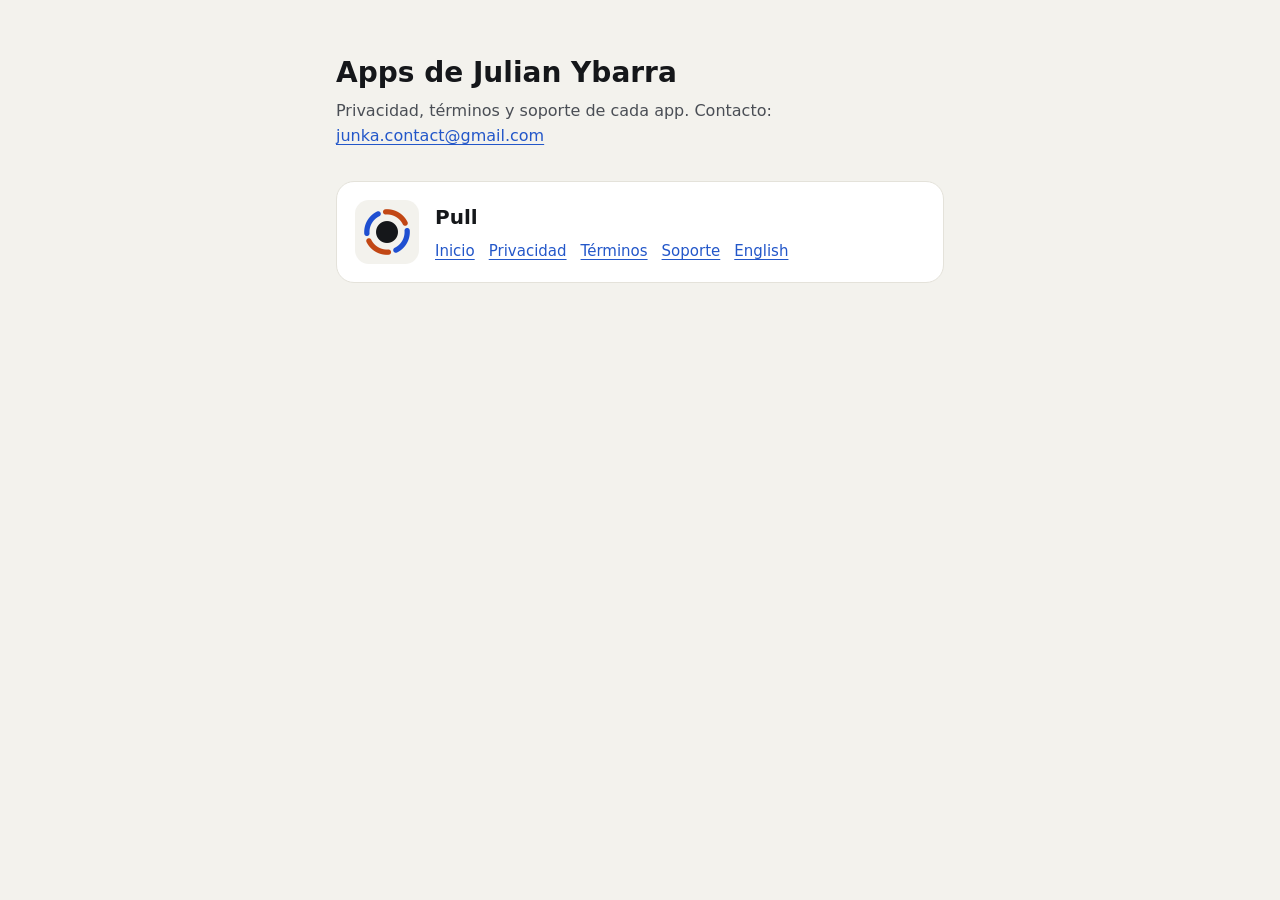
<file: index.html>
<!doctype html>
<html lang="es">
<head>
<meta charset="utf-8">
<meta name="viewport" content="width=device-width, initial-scale=1">
<title>Apps de Julian Ybarra</title>
<meta name="description" content="Políticas de privacidad, términos y soporte de las apps de Julian Ybarra.">
<link rel="icon" type="image/png" href="pull/assets/favicon.png">
<style>
  :root { --bg: #F3F2ED; --sheet: #FFFFFF; --fg: #15171A; --fg2: #4A4E55; --rule: #E4E2DA; --link: #2357C9; color-scheme: light; }
  @media (prefers-color-scheme: dark) { :root { --bg: #0F1012; --sheet: #191B1E; --fg: #F3F4F5; --fg2: #B4BAC1; --rule: #2A2D31; --link: #86A8F2; color-scheme: dark; } }
  * { box-sizing: border-box; }
  body { margin: 0; background: var(--bg); color: var(--fg); font: 16px/1.6 ui-sans-serif, system-ui, -apple-system, "Segoe UI", Roboto, sans-serif; }
  main { max-width: 640px; margin: 0 auto; padding: 56px 16px; }
  h1 { font-size: 28px; line-height: 1.2; margin: 0; }
  p { color: var(--fg2); margin: 8px 0 0; }
  a { color: var(--link); text-underline-offset: 3px; }
  .app { display: flex; gap: 16px; align-items: center; margin-top: 32px; background: var(--sheet); border: 1px solid var(--rule); border-radius: 18px; padding: 18px; }
  .app img { border-radius: 14px; flex: none; }
  .app h2 { margin: 0; font-size: 20px; }
  .links { display: flex; flex-wrap: wrap; gap: 4px 14px; margin-top: 6px; font-size: 15px; }
</style>
</head>
<body>
<main>
  <h1>Apps de Julian Ybarra</h1>
  <p>Privacidad, términos y soporte de cada app. Contacto: <a href="mailto:junka.contact@gmail.com">junka.contact@gmail.com</a></p>
  <div class="app">
    <img src="pull/assets/icon.png" alt="" width="64" height="64">
    <div>
      <h2>Pull</h2>
      <div class="links"><a href="pull/">Inicio</a><a href="pull/privacy/">Privacidad</a><a href="pull/terms/">Términos</a><a href="pull/support/">Soporte</a><a href="pull/en/" lang="en">English</a></div>
    </div>
  </div>
</main>
</body>
</html>
</file>
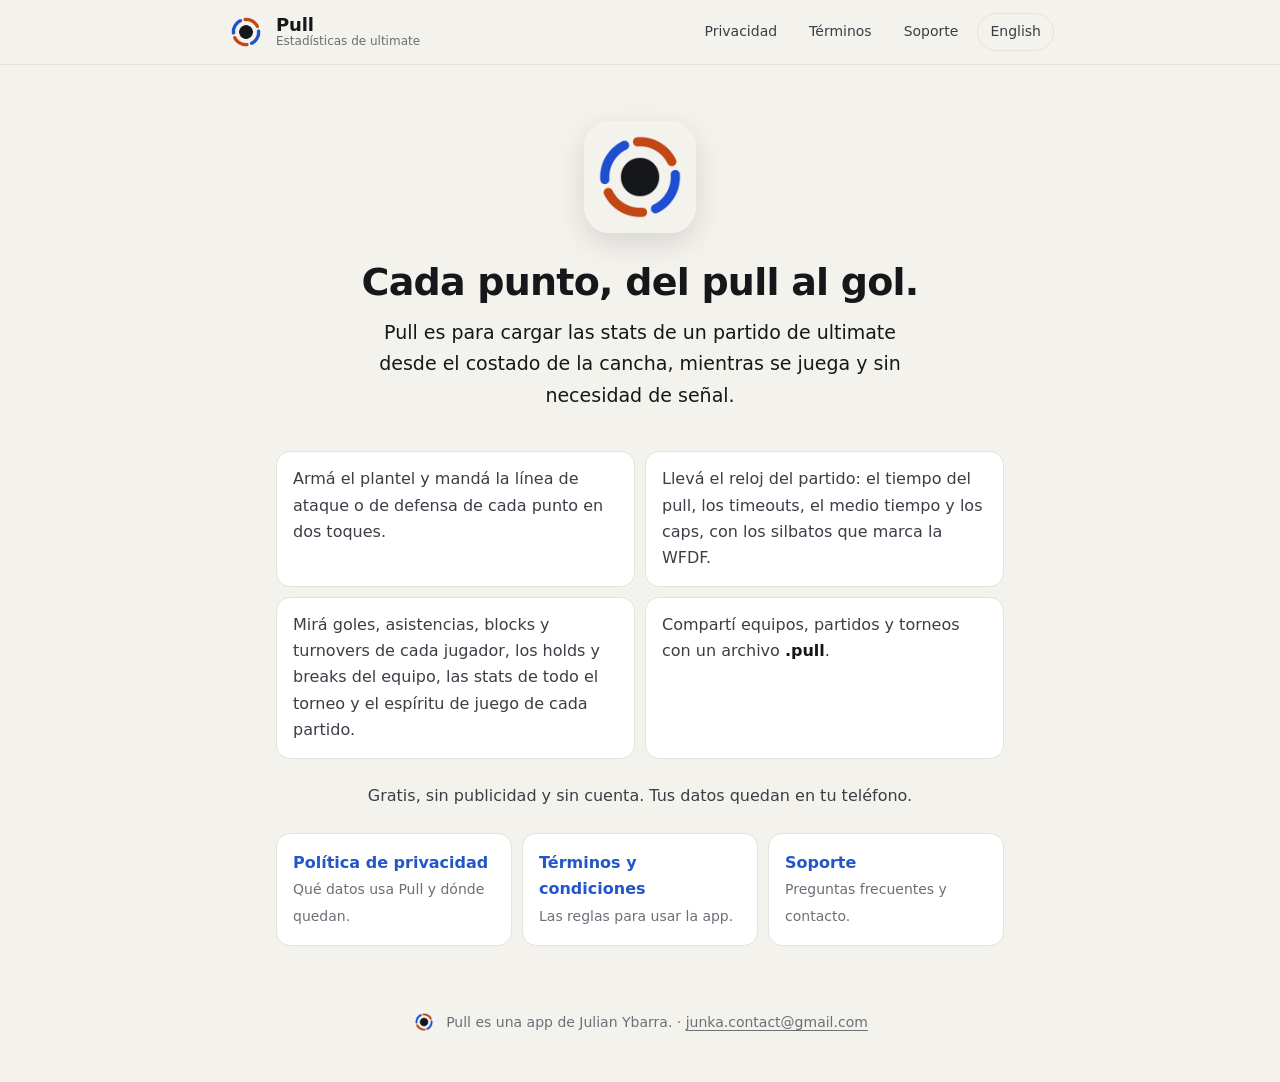
<file: pull/index.html>
<!doctype html>
<html lang="es">
<head>
<meta charset="utf-8">
<meta name="viewport" content="width=device-width, initial-scale=1">
<title>Pull: estadísticas de ultimate</title>
<meta name="description" content="Pull registra partidos, líneas y estadísticas de ultimate frisbee desde el costado de la cancha.">
<link rel="icon" type="image/png" href="assets/favicon.png">
<link rel="stylesheet" href="assets/site.css">
</head>
<body>
<header class="top">
  <div class="bar">
    <a class="brand" href="./"><img src="assets/icon.png" alt="" width="40" height="40"><span><b>Pull</b><small>Estadísticas de ultimate</small></span></a>
    <nav><a href="privacy/">Privacidad</a><a href="terms/">Términos</a><a href="support/">Soporte</a><a class="lang" href="en/" hreflang="en">English</a></nav>
  </div>
</header>
<main class="home">
<section class="hero"><img src="assets/icon.png" alt="Pull" width="112" height="112">
<h1>Cada punto, del pull al gol.</h1>
<p class="lead">Pull es para cargar las stats de un partido de ultimate desde el costado de la cancha, mientras se juega y sin necesidad de señal.</p>
</section>
<ul class="features">
<li>Armá el plantel y mandá la línea de ataque o de defensa de cada punto en dos toques.</li>
<li>Llevá el reloj del partido: el tiempo del pull, los timeouts, el medio tiempo y los caps, con los silbatos que marca la WFDF.</li>
<li>Mirá goles, asistencias, blocks y turnovers de cada jugador, los holds y breaks del equipo, las stats de todo el torneo y el espíritu de juego de cada partido.</li>
<li>Compartí equipos, partidos y torneos con un archivo <strong>.pull</strong>.</li>
</ul>
<p class="note">Gratis, sin publicidad y sin cuenta. Tus datos quedan en tu teléfono.</p>
<div class="cards"><a href="privacy/"><b>Política de privacidad</b><span>Qué datos usa Pull y dónde quedan.</span></a><a href="terms/"><b>Términos y condiciones</b><span>Las reglas para usar la app.</span></a><a href="support/"><b>Soporte</b><span>Preguntas frecuentes y contacto.</span></a></div>
</main>
<footer>
  <img src="assets/icon.png" alt="" width="24" height="24">
  <p>Pull es una app de Julian Ybarra. · <a href="mailto:junka.contact@gmail.com">junka.contact@gmail.com</a></p>
</footer>
</body>
</html>
</file>
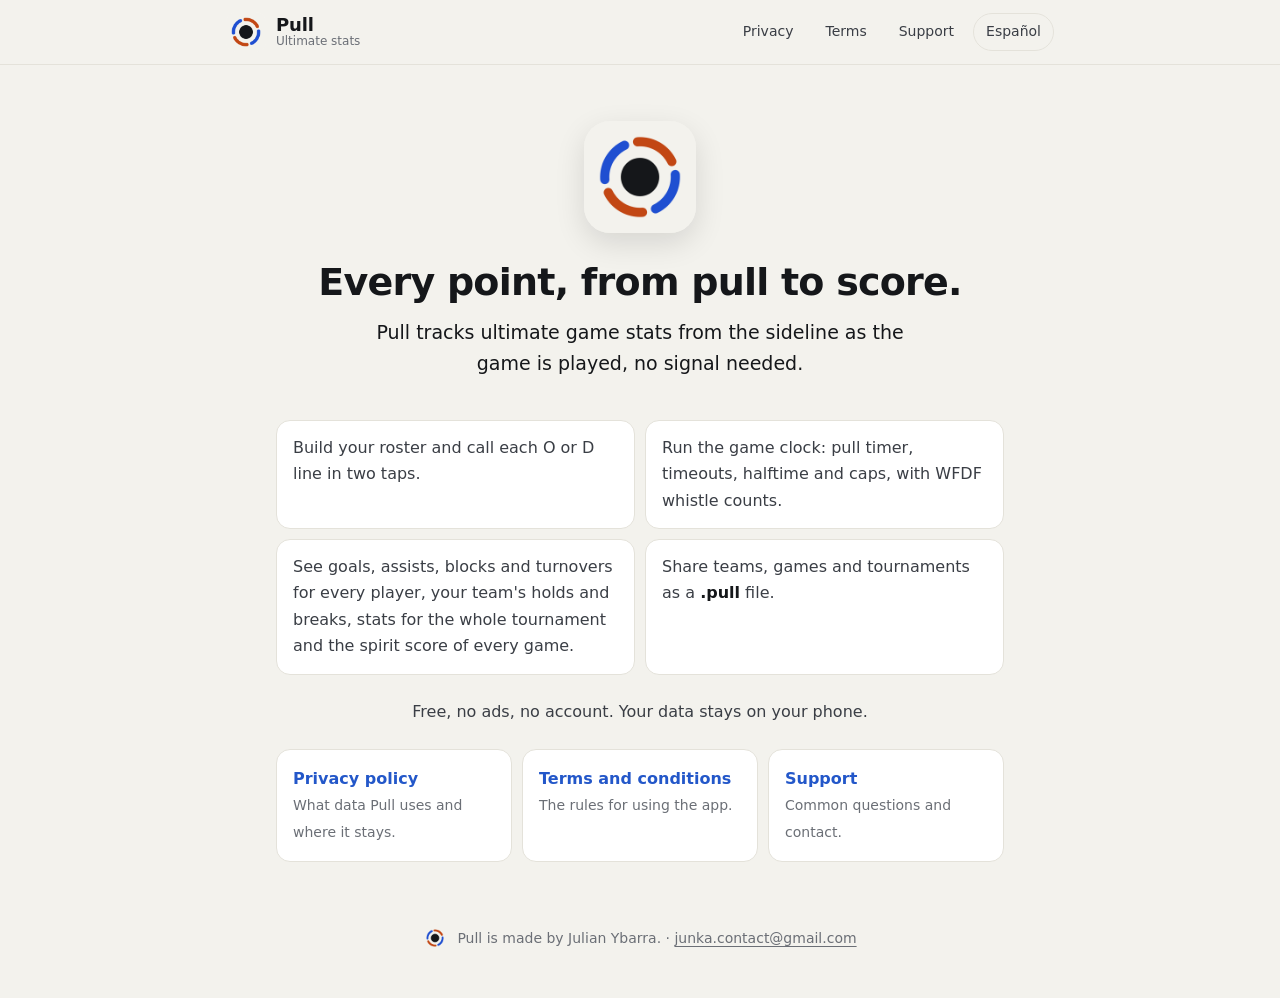
<file: pull/en/index.html>
<!doctype html>
<html lang="en">
<head>
<meta charset="utf-8">
<meta name="viewport" content="width=device-width, initial-scale=1">
<title>Pull: ultimate stats</title>
<meta name="description" content="Pull tracks ultimate frisbee games, lines and stats from the sideline.">
<link rel="icon" type="image/png" href="../assets/favicon.png">
<link rel="stylesheet" href="../assets/site.css">
</head>
<body>
<header class="top">
  <div class="bar">
    <a class="brand" href="./"><img src="../assets/icon.png" alt="" width="40" height="40"><span><b>Pull</b><small>Ultimate stats</small></span></a>
    <nav><a href="privacy/">Privacy</a><a href="terms/">Terms</a><a href="support/">Support</a><a class="lang" href="../" hreflang="es">Español</a></nav>
  </div>
</header>
<main class="home">
<section class="hero"><img src="../assets/icon.png" alt="Pull" width="112" height="112">
<h1>Every point, from pull to score.</h1>
<p class="lead">Pull tracks ultimate game stats from the sideline as the game is played, no signal needed.</p>
</section>
<ul class="features">
<li>Build your roster and call each O or D line in two taps.</li>
<li>Run the game clock: pull timer, timeouts, halftime and caps, with WFDF whistle counts.</li>
<li>See goals, assists, blocks and turnovers for every player, your team's holds and breaks, stats for the whole tournament and the spirit score of every game.</li>
<li>Share teams, games and tournaments as a <strong>.pull</strong> file.</li>
</ul>
<p class="note">Free, no ads, no account. Your data stays on your phone.</p>
<div class="cards"><a href="privacy/"><b>Privacy policy</b><span>What data Pull uses and where it stays.</span></a><a href="terms/"><b>Terms and conditions</b><span>The rules for using the app.</span></a><a href="support/"><b>Support</b><span>Common questions and contact.</span></a></div>
</main>
<footer>
  <img src="../assets/icon.png" alt="" width="24" height="24">
  <p>Pull is made by Julian Ybarra. · <a href="mailto:junka.contact@gmail.com">junka.contact@gmail.com</a></p>
</footer>
</body>
</html>
</file>
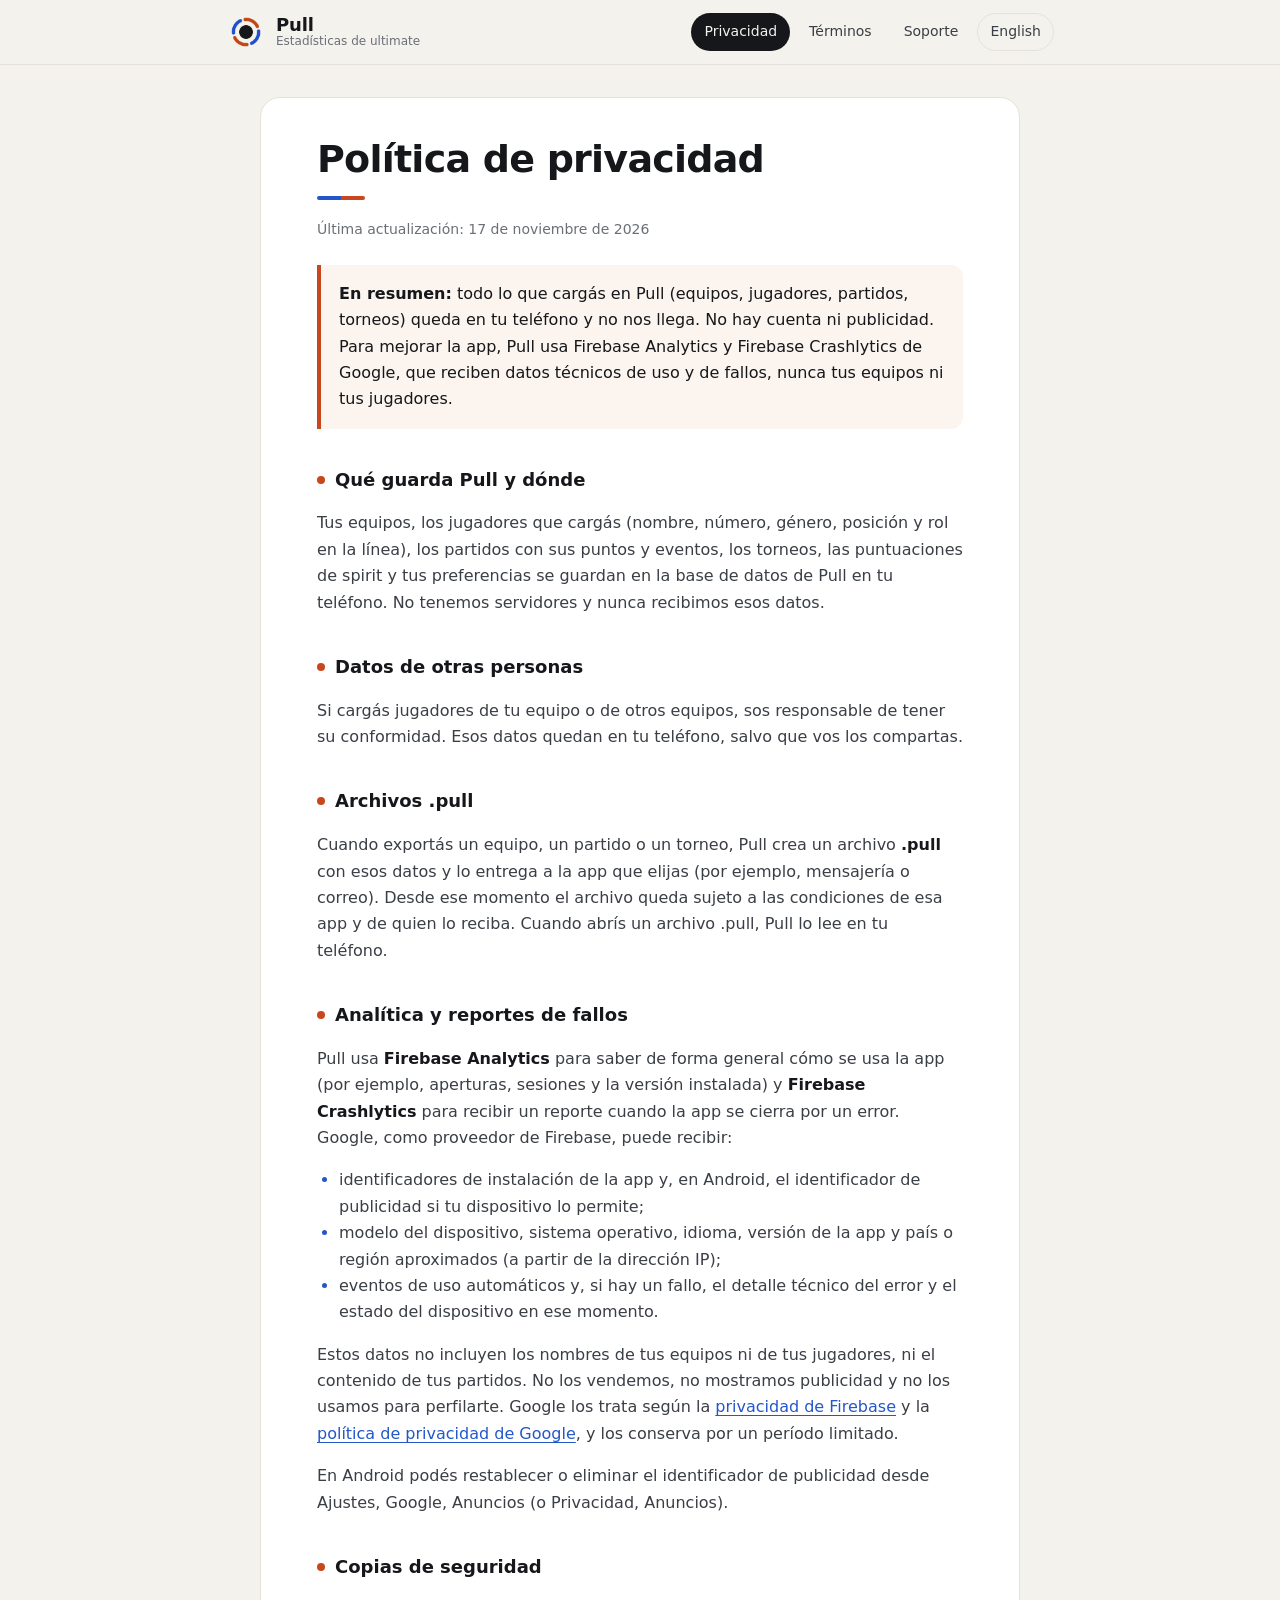
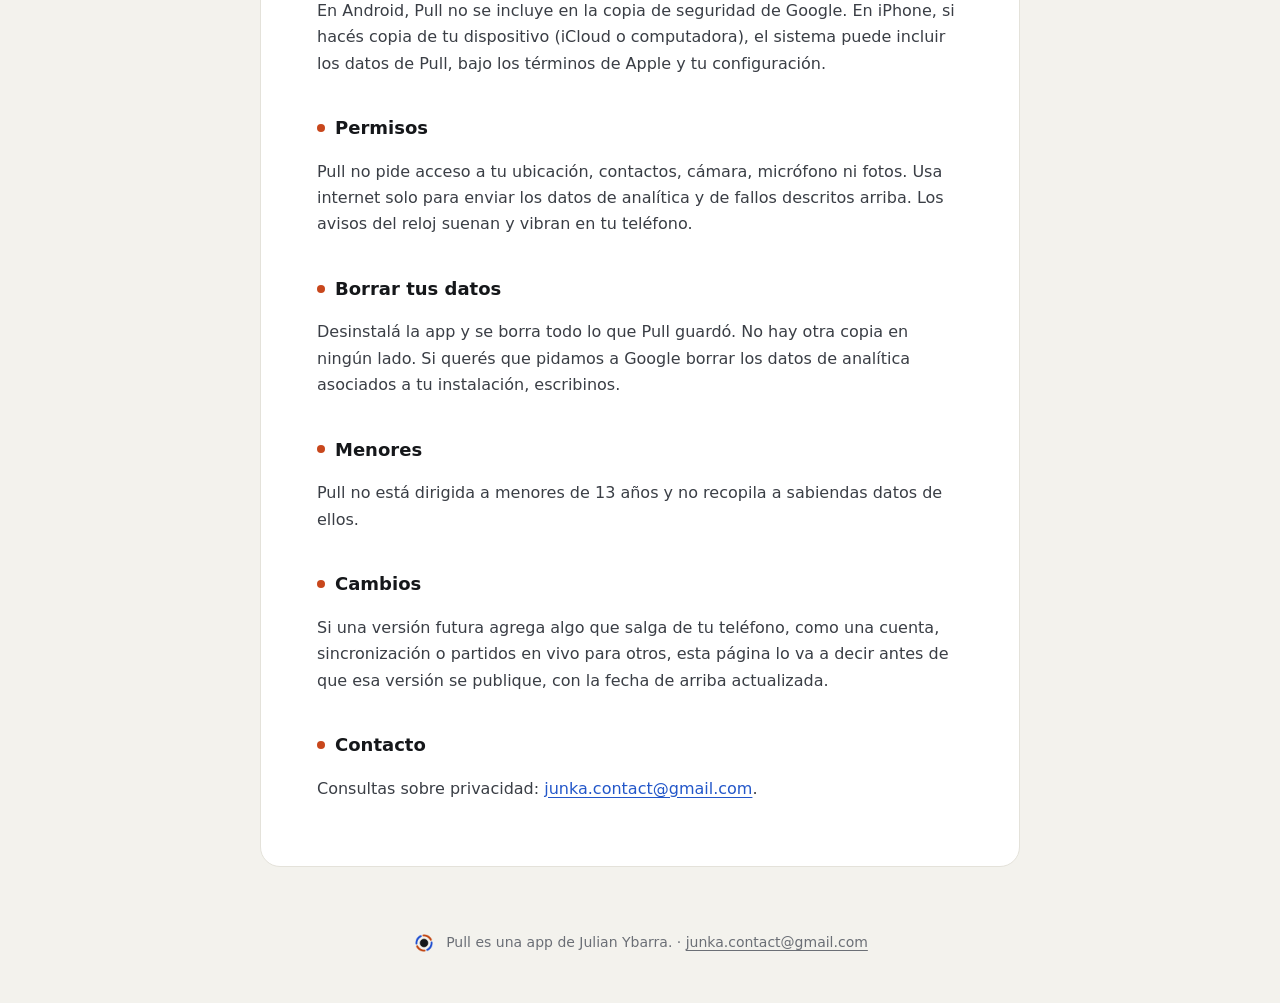
<file: pull/privacy/index.html>
<!doctype html>
<html lang="es">
<head>
<meta charset="utf-8">
<meta name="viewport" content="width=device-width, initial-scale=1">
<title>Política de privacidad · Pull</title>
<meta name="description" content="Pull guarda tus equipos y partidos en tu teléfono. Solo envía datos técnicos de uso y de fallos a Firebase.">
<link rel="icon" type="image/png" href="../assets/favicon.png">
<link rel="stylesheet" href="../assets/site.css">
</head>
<body>
<header class="top">
  <div class="bar">
    <a class="brand" href="../"><img src="../assets/icon.png" alt="" width="40" height="40"><span><b>Pull</b><small>Estadísticas de ultimate</small></span></a>
    <nav><a href="../privacy/" aria-current="page">Privacidad</a><a href="../terms/">Términos</a><a href="../support/">Soporte</a><a class="lang" href="../en/privacy/" hreflang="en">English</a></nav>
  </div>
</header>
<main class="doc">
<h1>Política de privacidad</h1>
<p class="meta">Última actualización: 17 de noviembre de 2026</p>
<div class="box"><p><strong>En resumen:</strong> todo lo que cargás en Pull (equipos, jugadores, partidos, torneos) queda en tu teléfono y no nos llega. No hay cuenta ni publicidad. Para mejorar la app, Pull usa Firebase Analytics y Firebase Crashlytics de Google, que reciben datos técnicos de uso y de fallos, nunca tus equipos ni tus jugadores.</p></div>
<h2>Qué guarda Pull y dónde</h2>
<p>Tus equipos, los jugadores que cargás (nombre, número, género, posición y rol en la línea), los partidos con sus puntos y eventos, los torneos, las puntuaciones de spirit y tus preferencias se guardan en la base de datos de Pull en tu teléfono. No tenemos servidores y nunca recibimos esos datos.</p>
<h2>Datos de otras personas</h2>
<p>Si cargás jugadores de tu equipo o de otros equipos, sos responsable de tener su conformidad. Esos datos quedan en tu teléfono, salvo que vos los compartas.</p>
<h2>Archivos .pull</h2>
<p>Cuando exportás un equipo, un partido o un torneo, Pull crea un archivo <strong>.pull</strong> con esos datos y lo entrega a la app que elijas (por ejemplo, mensajería o correo). Desde ese momento el archivo queda sujeto a las condiciones de esa app y de quien lo reciba. Cuando abrís un archivo .pull, Pull lo lee en tu teléfono.</p>
<h2>Analítica y reportes de fallos</h2>
<p>Pull usa <strong>Firebase Analytics</strong> para saber de forma general cómo se usa la app (por ejemplo, aperturas, sesiones y la versión instalada) y <strong>Firebase Crashlytics</strong> para recibir un reporte cuando la app se cierra por un error. Google, como proveedor de Firebase, puede recibir:</p>
<ul>
<li>identificadores de instalación de la app y, en Android, el identificador de publicidad si tu dispositivo lo permite;</li>
<li>modelo del dispositivo, sistema operativo, idioma, versión de la app y país o región aproximados (a partir de la dirección IP);</li>
<li>eventos de uso automáticos y, si hay un fallo, el detalle técnico del error y el estado del dispositivo en ese momento.</li>
</ul>
<p>Estos datos no incluyen los nombres de tus equipos ni de tus jugadores, ni el contenido de tus partidos. No los vendemos, no mostramos publicidad y no los usamos para perfilarte. Google los trata según la <a href="https://firebase.google.com/support/privacy">privacidad de Firebase</a> y la <a href="https://policies.google.com/privacy">política de privacidad de Google</a>, y los conserva por un período limitado.</p>
<p>En Android podés restablecer o eliminar el identificador de publicidad desde Ajustes, Google, Anuncios (o Privacidad, Anuncios).</p>
<h2>Copias de seguridad</h2>
<p>En Android, Pull no se incluye en la copia de seguridad de Google. En iPhone, si hacés copia de tu dispositivo (iCloud o computadora), el sistema puede incluir los datos de Pull, bajo los términos de Apple y tu configuración.</p>
<h2>Permisos</h2>
<p>Pull no pide acceso a tu ubicación, contactos, cámara, micrófono ni fotos. Usa internet solo para enviar los datos de analítica y de fallos descritos arriba. Los avisos del reloj suenan y vibran en tu teléfono.</p>
<h2>Borrar tus datos</h2>
<p>Desinstalá la app y se borra todo lo que Pull guardó. No hay otra copia en ningún lado. Si querés que pidamos a Google borrar los datos de analítica asociados a tu instalación, escribinos.</p>
<h2>Menores</h2>
<p>Pull no está dirigida a menores de 13 años y no recopila a sabiendas datos de ellos.</p>
<h2>Cambios</h2>
<p>Si una versión futura agrega algo que salga de tu teléfono, como una cuenta, sincronización o partidos en vivo para otros, esta página lo va a decir antes de que esa versión se publique, con la fecha de arriba actualizada.</p>
<h2>Contacto</h2>
<p>Consultas sobre privacidad: <a href="mailto:junka.contact@gmail.com">junka.contact@gmail.com</a>.</p>
</main>
<footer>
  <img src="../assets/icon.png" alt="" width="24" height="24">
  <p>Pull es una app de Julian Ybarra. · <a href="mailto:junka.contact@gmail.com">junka.contact@gmail.com</a></p>
</footer>
</body>
</html>
</file>
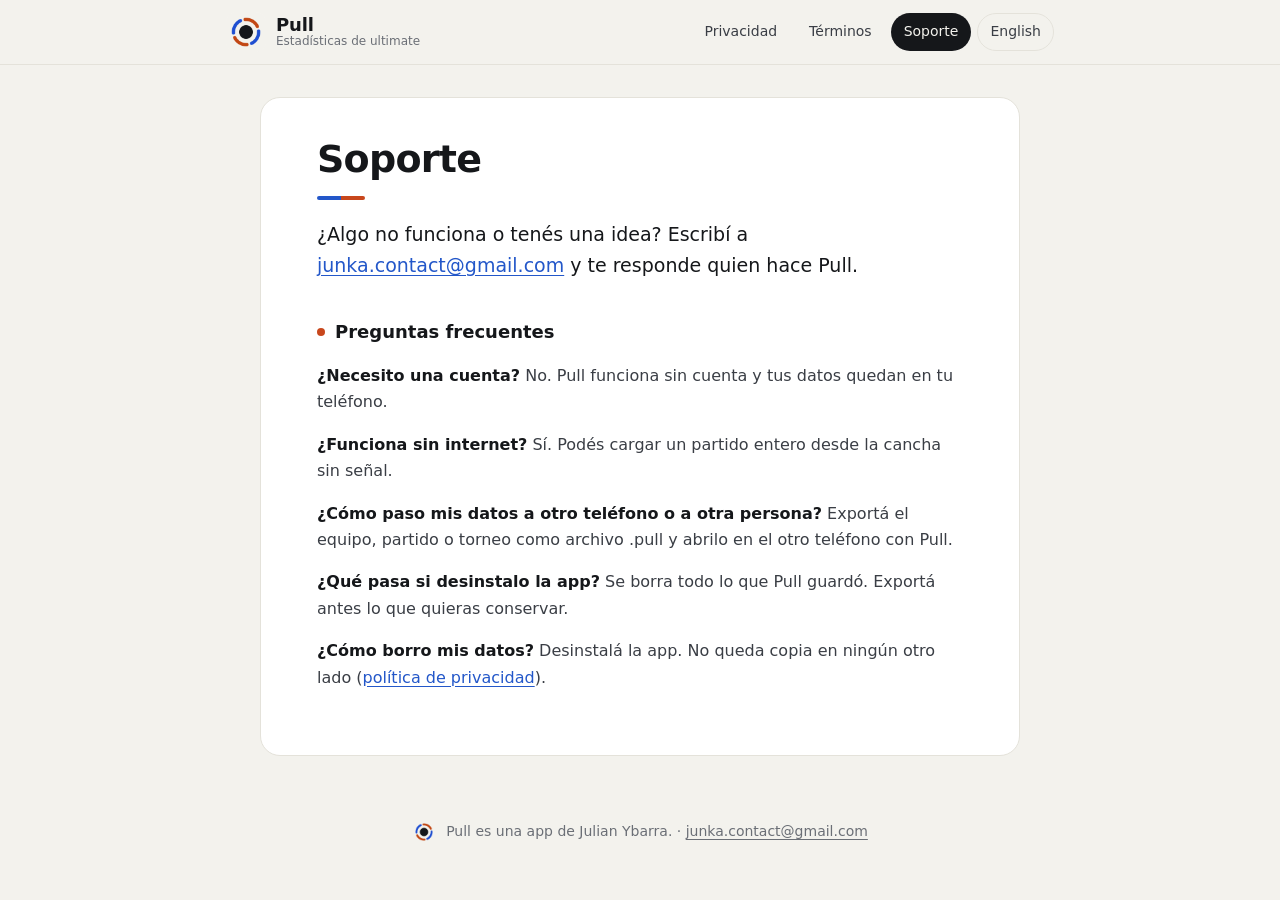
<file: pull/support/index.html>
<!doctype html>
<html lang="es">
<head>
<meta charset="utf-8">
<meta name="viewport" content="width=device-width, initial-scale=1">
<title>Soporte · Pull</title>
<meta name="description" content="Ayuda con Pull, la app de estadísticas de ultimate.">
<link rel="icon" type="image/png" href="../assets/favicon.png">
<link rel="stylesheet" href="../assets/site.css">
</head>
<body>
<header class="top">
  <div class="bar">
    <a class="brand" href="../"><img src="../assets/icon.png" alt="" width="40" height="40"><span><b>Pull</b><small>Estadísticas de ultimate</small></span></a>
    <nav><a href="../privacy/">Privacidad</a><a href="../terms/">Términos</a><a href="../support/" aria-current="page">Soporte</a><a class="lang" href="../en/support/" hreflang="en">English</a></nav>
  </div>
</header>
<main class="doc">
<h1>Soporte</h1>
<p class="lead">¿Algo no funciona o tenés una idea? Escribí a <a href="mailto:junka.contact@gmail.com">junka.contact@gmail.com</a> y te responde quien hace Pull.</p>
<h2>Preguntas frecuentes</h2>
<p><strong>¿Necesito una cuenta?</strong> No. Pull funciona sin cuenta y tus datos quedan en tu teléfono.</p>
<p><strong>¿Funciona sin internet?</strong> Sí. Podés cargar un partido entero desde la cancha sin señal.</p>
<p><strong>¿Cómo paso mis datos a otro teléfono o a otra persona?</strong> Exportá el equipo, partido o torneo como archivo .pull y abrilo en el otro teléfono con Pull.</p>
<p><strong>¿Qué pasa si desinstalo la app?</strong> Se borra todo lo que Pull guardó. Exportá antes lo que quieras conservar.</p>
<p><strong>¿Cómo borro mis datos?</strong> Desinstalá la app. No queda copia en ningún otro lado (<a href="../privacy/">política de privacidad</a>).</p>
</main>
<footer>
  <img src="../assets/icon.png" alt="" width="24" height="24">
  <p>Pull es una app de Julian Ybarra. · <a href="mailto:junka.contact@gmail.com">junka.contact@gmail.com</a></p>
</footer>
</body>
</html>
</file>
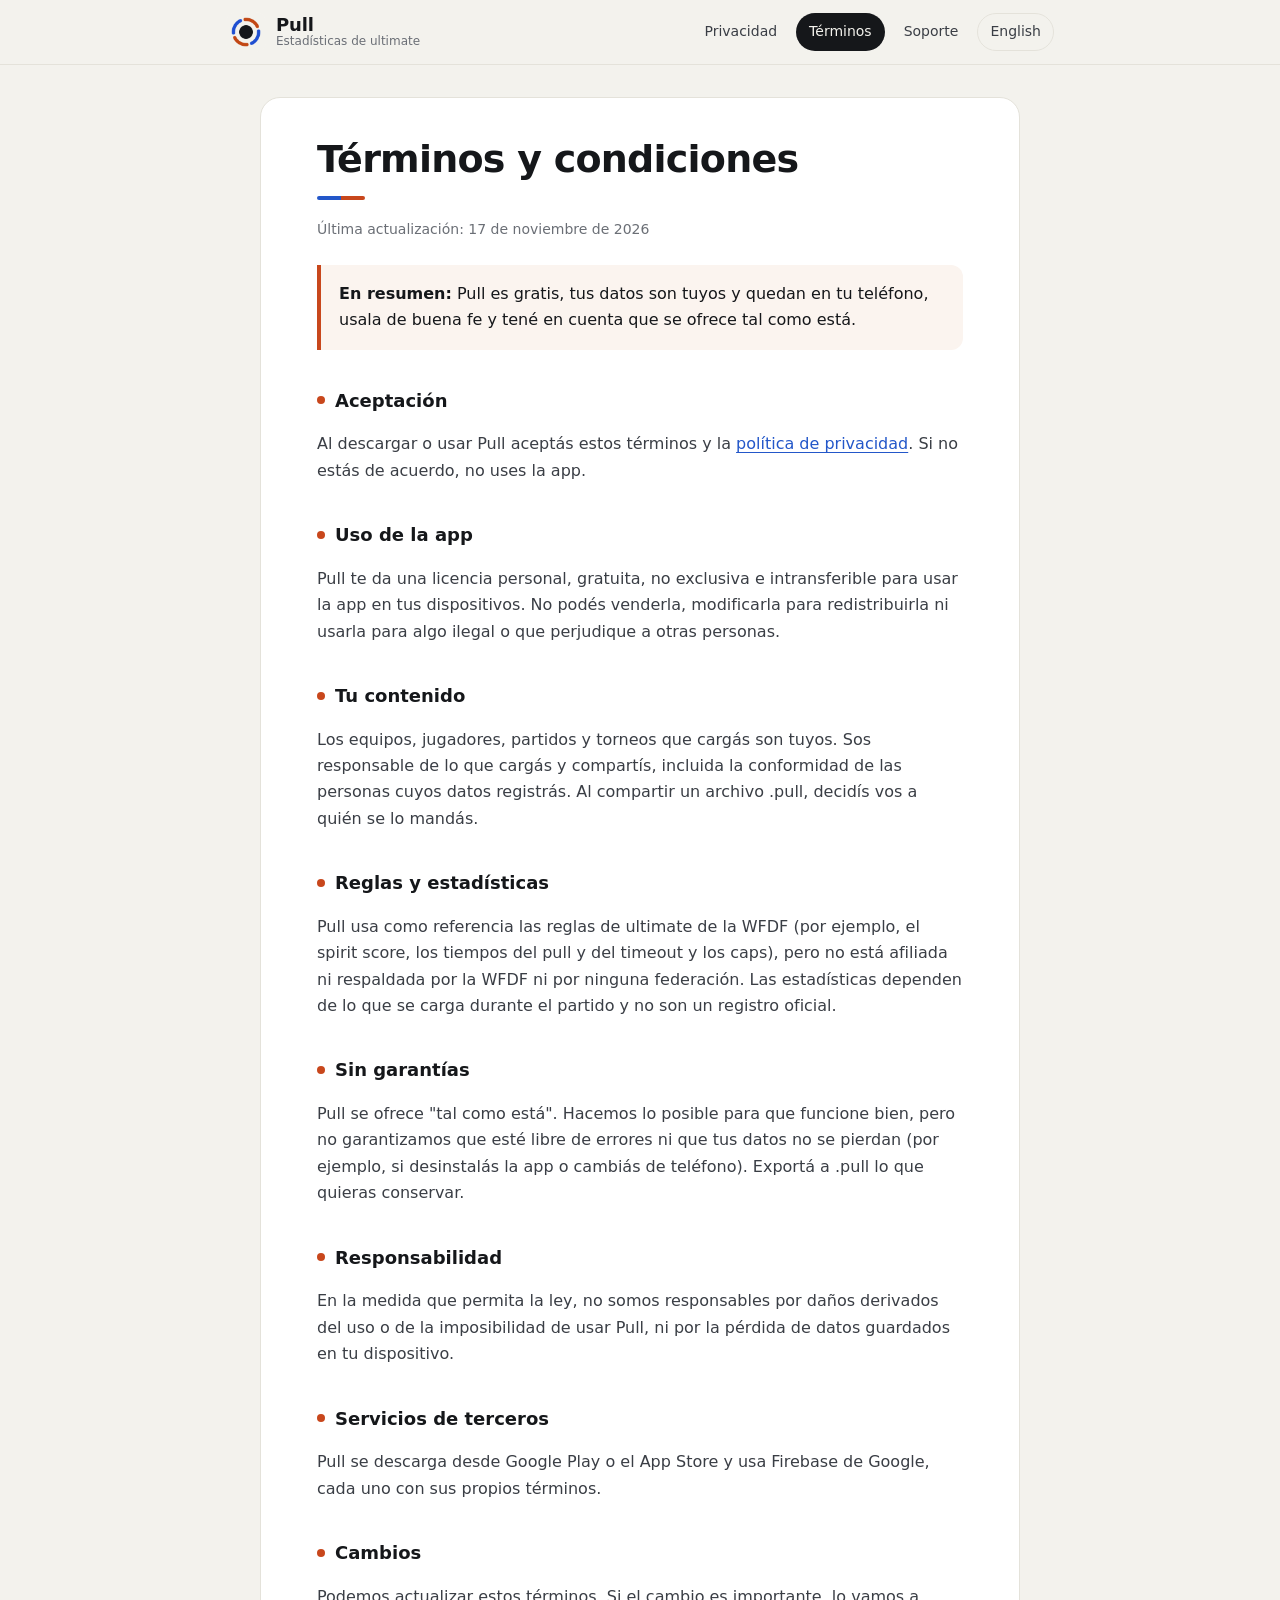
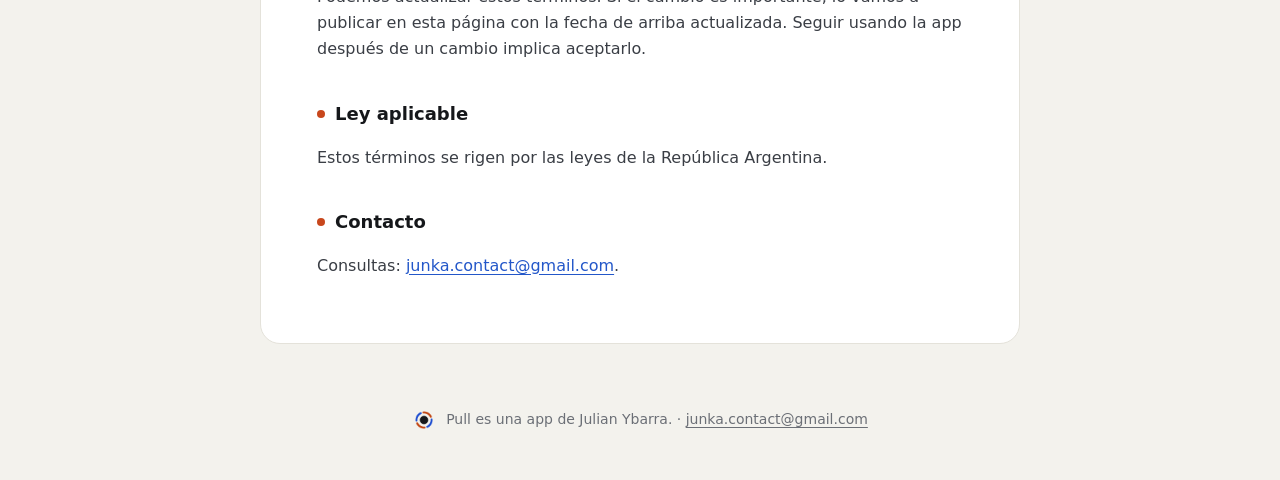
<file: pull/terms/index.html>
<!doctype html>
<html lang="es">
<head>
<meta charset="utf-8">
<meta name="viewport" content="width=device-width, initial-scale=1">
<title>Términos y condiciones · Pull</title>
<meta name="description" content="Términos y condiciones de uso de Pull.">
<link rel="icon" type="image/png" href="../assets/favicon.png">
<link rel="stylesheet" href="../assets/site.css">
</head>
<body>
<header class="top">
  <div class="bar">
    <a class="brand" href="../"><img src="../assets/icon.png" alt="" width="40" height="40"><span><b>Pull</b><small>Estadísticas de ultimate</small></span></a>
    <nav><a href="../privacy/">Privacidad</a><a href="../terms/" aria-current="page">Términos</a><a href="../support/">Soporte</a><a class="lang" href="../en/terms/" hreflang="en">English</a></nav>
  </div>
</header>
<main class="doc">
<h1>Términos y condiciones</h1>
<p class="meta">Última actualización: 17 de noviembre de 2026</p>
<div class="box"><p><strong>En resumen:</strong> Pull es gratis, tus datos son tuyos y quedan en tu teléfono, usala de buena fe y tené en cuenta que se ofrece tal como está.</p></div>
<h2>Aceptación</h2>
<p>Al descargar o usar Pull aceptás estos términos y la <a href="../privacy/">política de privacidad</a>. Si no estás de acuerdo, no uses la app.</p>
<h2>Uso de la app</h2>
<p>Pull te da una licencia personal, gratuita, no exclusiva e intransferible para usar la app en tus dispositivos. No podés venderla, modificarla para redistribuirla ni usarla para algo ilegal o que perjudique a otras personas.</p>
<h2>Tu contenido</h2>
<p>Los equipos, jugadores, partidos y torneos que cargás son tuyos. Sos responsable de lo que cargás y compartís, incluida la conformidad de las personas cuyos datos registrás. Al compartir un archivo .pull, decidís vos a quién se lo mandás.</p>
<h2>Reglas y estadísticas</h2>
<p>Pull usa como referencia las reglas de ultimate de la WFDF (por ejemplo, el spirit score, los tiempos del pull y del timeout y los caps), pero no está afiliada ni respaldada por la WFDF ni por ninguna federación. Las estadísticas dependen de lo que se carga durante el partido y no son un registro oficial.</p>
<h2>Sin garantías</h2>
<p>Pull se ofrece "tal como está". Hacemos lo posible para que funcione bien, pero no garantizamos que esté libre de errores ni que tus datos no se pierdan (por ejemplo, si desinstalás la app o cambiás de teléfono). Exportá a .pull lo que quieras conservar.</p>
<h2>Responsabilidad</h2>
<p>En la medida que permita la ley, no somos responsables por daños derivados del uso o de la imposibilidad de usar Pull, ni por la pérdida de datos guardados en tu dispositivo.</p>
<h2>Servicios de terceros</h2>
<p>Pull se descarga desde Google Play o el App Store y usa Firebase de Google, cada uno con sus propios términos.</p>
<h2>Cambios</h2>
<p>Podemos actualizar estos términos. Si el cambio es importante, lo vamos a publicar en esta página con la fecha de arriba actualizada. Seguir usando la app después de un cambio implica aceptarlo.</p>
<h2>Ley aplicable</h2>
<p>Estos términos se rigen por las leyes de la República Argentina.</p>
<h2>Contacto</h2>
<p>Consultas: <a href="mailto:junka.contact@gmail.com">junka.contact@gmail.com</a>.</p>
</main>
<footer>
  <img src="../assets/icon.png" alt="" width="24" height="24">
  <p>Pull es una app de Julian Ybarra. · <a href="mailto:junka.contact@gmail.com">junka.contact@gmail.com</a></p>
</footer>
</body>
</html>
</file>
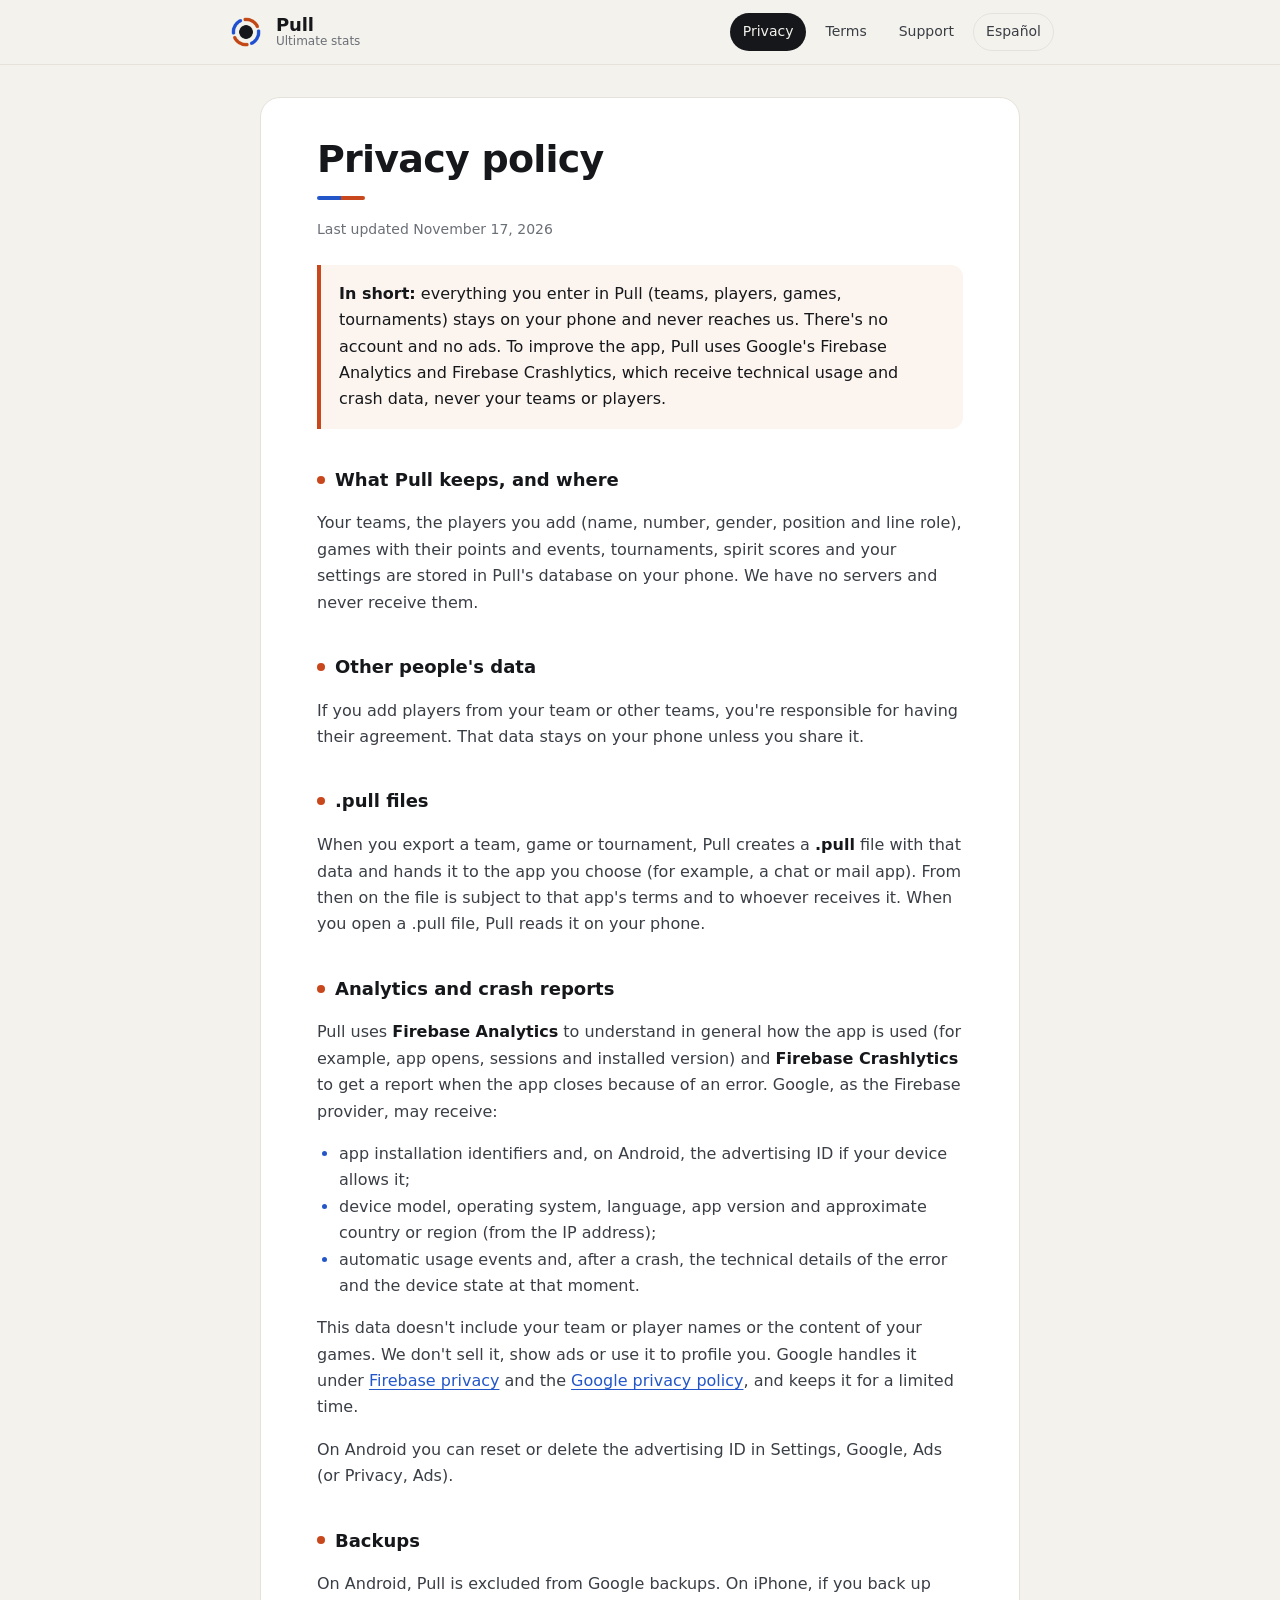
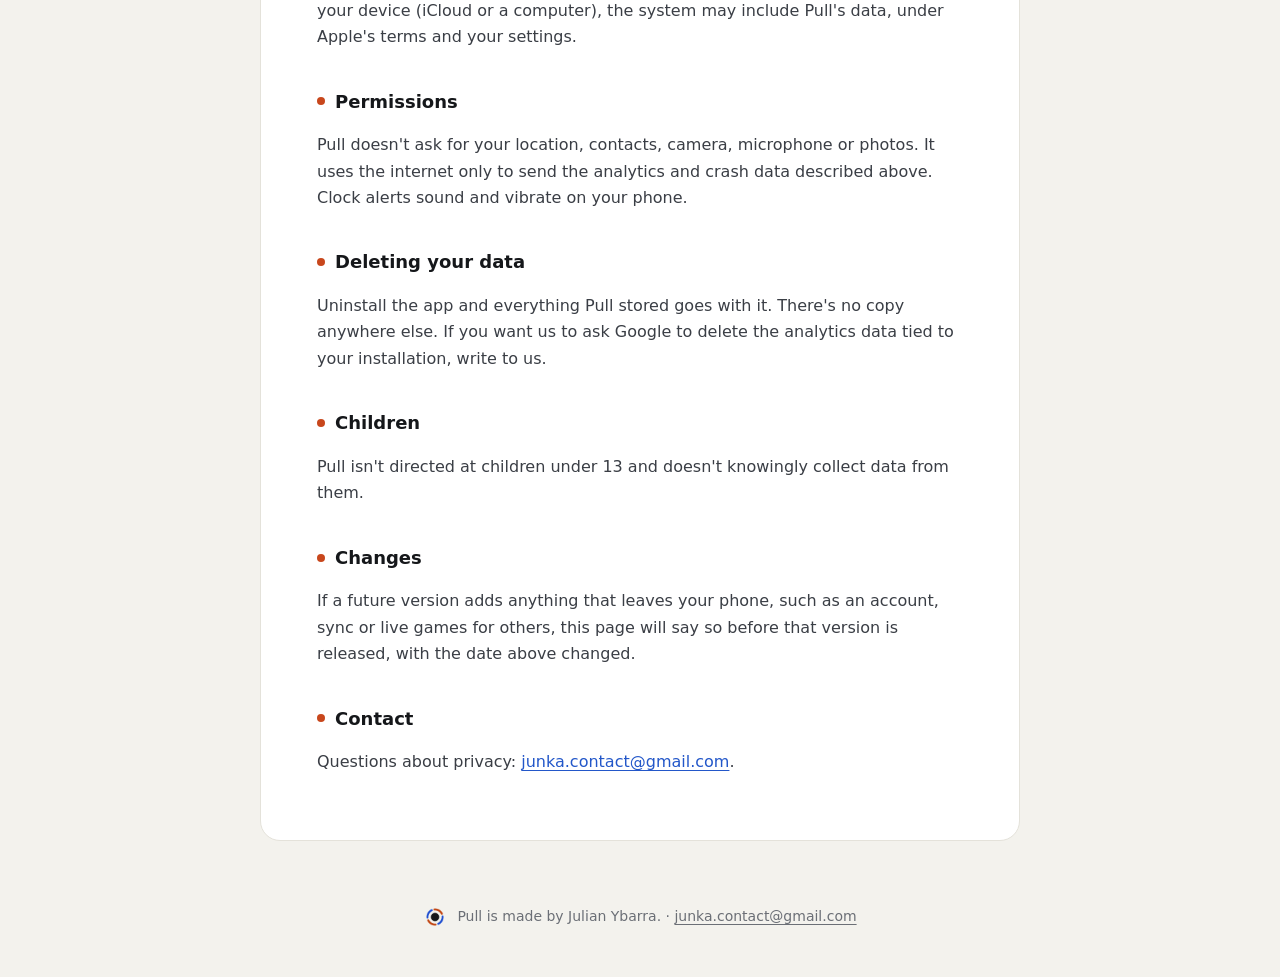
<file: pull/en/privacy/index.html>
<!doctype html>
<html lang="en">
<head>
<meta charset="utf-8">
<meta name="viewport" content="width=device-width, initial-scale=1">
<title>Privacy policy · Pull</title>
<meta name="description" content="Pull keeps your teams and games on your phone. It only sends technical usage and crash data to Firebase.">
<link rel="icon" type="image/png" href="../../assets/favicon.png">
<link rel="stylesheet" href="../../assets/site.css">
</head>
<body>
<header class="top">
  <div class="bar">
    <a class="brand" href="../"><img src="../../assets/icon.png" alt="" width="40" height="40"><span><b>Pull</b><small>Ultimate stats</small></span></a>
    <nav><a href="../privacy/" aria-current="page">Privacy</a><a href="../terms/">Terms</a><a href="../support/">Support</a><a class="lang" href="../../privacy/" hreflang="es">Español</a></nav>
  </div>
</header>
<main class="doc">
<h1>Privacy policy</h1>
<p class="meta">Last updated November 17, 2026</p>
<div class="box"><p><strong>In short:</strong> everything you enter in Pull (teams, players, games, tournaments) stays on your phone and never reaches us. There's no account and no ads. To improve the app, Pull uses Google's Firebase Analytics and Firebase Crashlytics, which receive technical usage and crash data, never your teams or players.</p></div>
<h2>What Pull keeps, and where</h2>
<p>Your teams, the players you add (name, number, gender, position and line role), games with their points and events, tournaments, spirit scores and your settings are stored in Pull's database on your phone. We have no servers and never receive them.</p>
<h2>Other people's data</h2>
<p>If you add players from your team or other teams, you're responsible for having their agreement. That data stays on your phone unless you share it.</p>
<h2>.pull files</h2>
<p>When you export a team, game or tournament, Pull creates a <strong>.pull</strong> file with that data and hands it to the app you choose (for example, a chat or mail app). From then on the file is subject to that app's terms and to whoever receives it. When you open a .pull file, Pull reads it on your phone.</p>
<h2>Analytics and crash reports</h2>
<p>Pull uses <strong>Firebase Analytics</strong> to understand in general how the app is used (for example, app opens, sessions and installed version) and <strong>Firebase Crashlytics</strong> to get a report when the app closes because of an error. Google, as the Firebase provider, may receive:</p>
<ul>
<li>app installation identifiers and, on Android, the advertising ID if your device allows it;</li>
<li>device model, operating system, language, app version and approximate country or region (from the IP address);</li>
<li>automatic usage events and, after a crash, the technical details of the error and the device state at that moment.</li>
</ul>
<p>This data doesn't include your team or player names or the content of your games. We don't sell it, show ads or use it to profile you. Google handles it under <a href="https://firebase.google.com/support/privacy">Firebase privacy</a> and the <a href="https://policies.google.com/privacy">Google privacy policy</a>, and keeps it for a limited time.</p>
<p>On Android you can reset or delete the advertising ID in Settings, Google, Ads (or Privacy, Ads).</p>
<h2>Backups</h2>
<p>On Android, Pull is excluded from Google backups. On iPhone, if you back up your device (iCloud or a computer), the system may include Pull's data, under Apple's terms and your settings.</p>
<h2>Permissions</h2>
<p>Pull doesn't ask for your location, contacts, camera, microphone or photos. It uses the internet only to send the analytics and crash data described above. Clock alerts sound and vibrate on your phone.</p>
<h2>Deleting your data</h2>
<p>Uninstall the app and everything Pull stored goes with it. There's no copy anywhere else. If you want us to ask Google to delete the analytics data tied to your installation, write to us.</p>
<h2>Children</h2>
<p>Pull isn't directed at children under 13 and doesn't knowingly collect data from them.</p>
<h2>Changes</h2>
<p>If a future version adds anything that leaves your phone, such as an account, sync or live games for others, this page will say so before that version is released, with the date above changed.</p>
<h2>Contact</h2>
<p>Questions about privacy: <a href="mailto:junka.contact@gmail.com">junka.contact@gmail.com</a>.</p>
</main>
<footer>
  <img src="../../assets/icon.png" alt="" width="24" height="24">
  <p>Pull is made by Julian Ybarra. · <a href="mailto:junka.contact@gmail.com">junka.contact@gmail.com</a></p>
</footer>
</body>
</html>
</file>
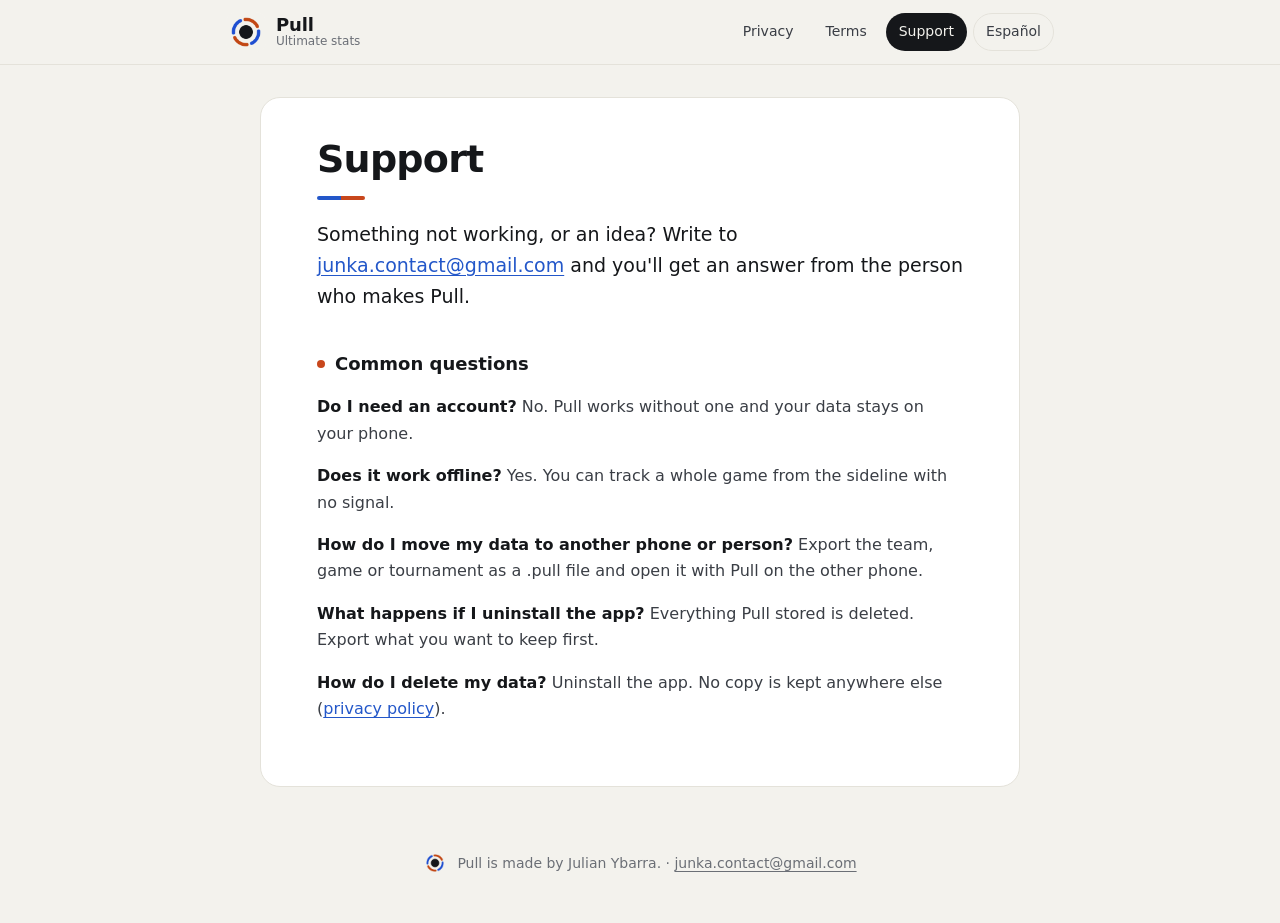
<file: pull/en/support/index.html>
<!doctype html>
<html lang="en">
<head>
<meta charset="utf-8">
<meta name="viewport" content="width=device-width, initial-scale=1">
<title>Support · Pull</title>
<meta name="description" content="Help with Pull, the ultimate stats app.">
<link rel="icon" type="image/png" href="../../assets/favicon.png">
<link rel="stylesheet" href="../../assets/site.css">
</head>
<body>
<header class="top">
  <div class="bar">
    <a class="brand" href="../"><img src="../../assets/icon.png" alt="" width="40" height="40"><span><b>Pull</b><small>Ultimate stats</small></span></a>
    <nav><a href="../privacy/">Privacy</a><a href="../terms/">Terms</a><a href="../support/" aria-current="page">Support</a><a class="lang" href="../../support/" hreflang="es">Español</a></nav>
  </div>
</header>
<main class="doc">
<h1>Support</h1>
<p class="lead">Something not working, or an idea? Write to <a href="mailto:junka.contact@gmail.com">junka.contact@gmail.com</a> and you'll get an answer from the person who makes Pull.</p>
<h2>Common questions</h2>
<p><strong>Do I need an account?</strong> No. Pull works without one and your data stays on your phone.</p>
<p><strong>Does it work offline?</strong> Yes. You can track a whole game from the sideline with no signal.</p>
<p><strong>How do I move my data to another phone or person?</strong> Export the team, game or tournament as a .pull file and open it with Pull on the other phone.</p>
<p><strong>What happens if I uninstall the app?</strong> Everything Pull stored is deleted. Export what you want to keep first.</p>
<p><strong>How do I delete my data?</strong> Uninstall the app. No copy is kept anywhere else (<a href="../privacy/">privacy policy</a>).</p>
</main>
<footer>
  <img src="../../assets/icon.png" alt="" width="24" height="24">
  <p>Pull is made by Julian Ybarra. · <a href="mailto:junka.contact@gmail.com">junka.contact@gmail.com</a></p>
</footer>
</body>
</html>
</file>
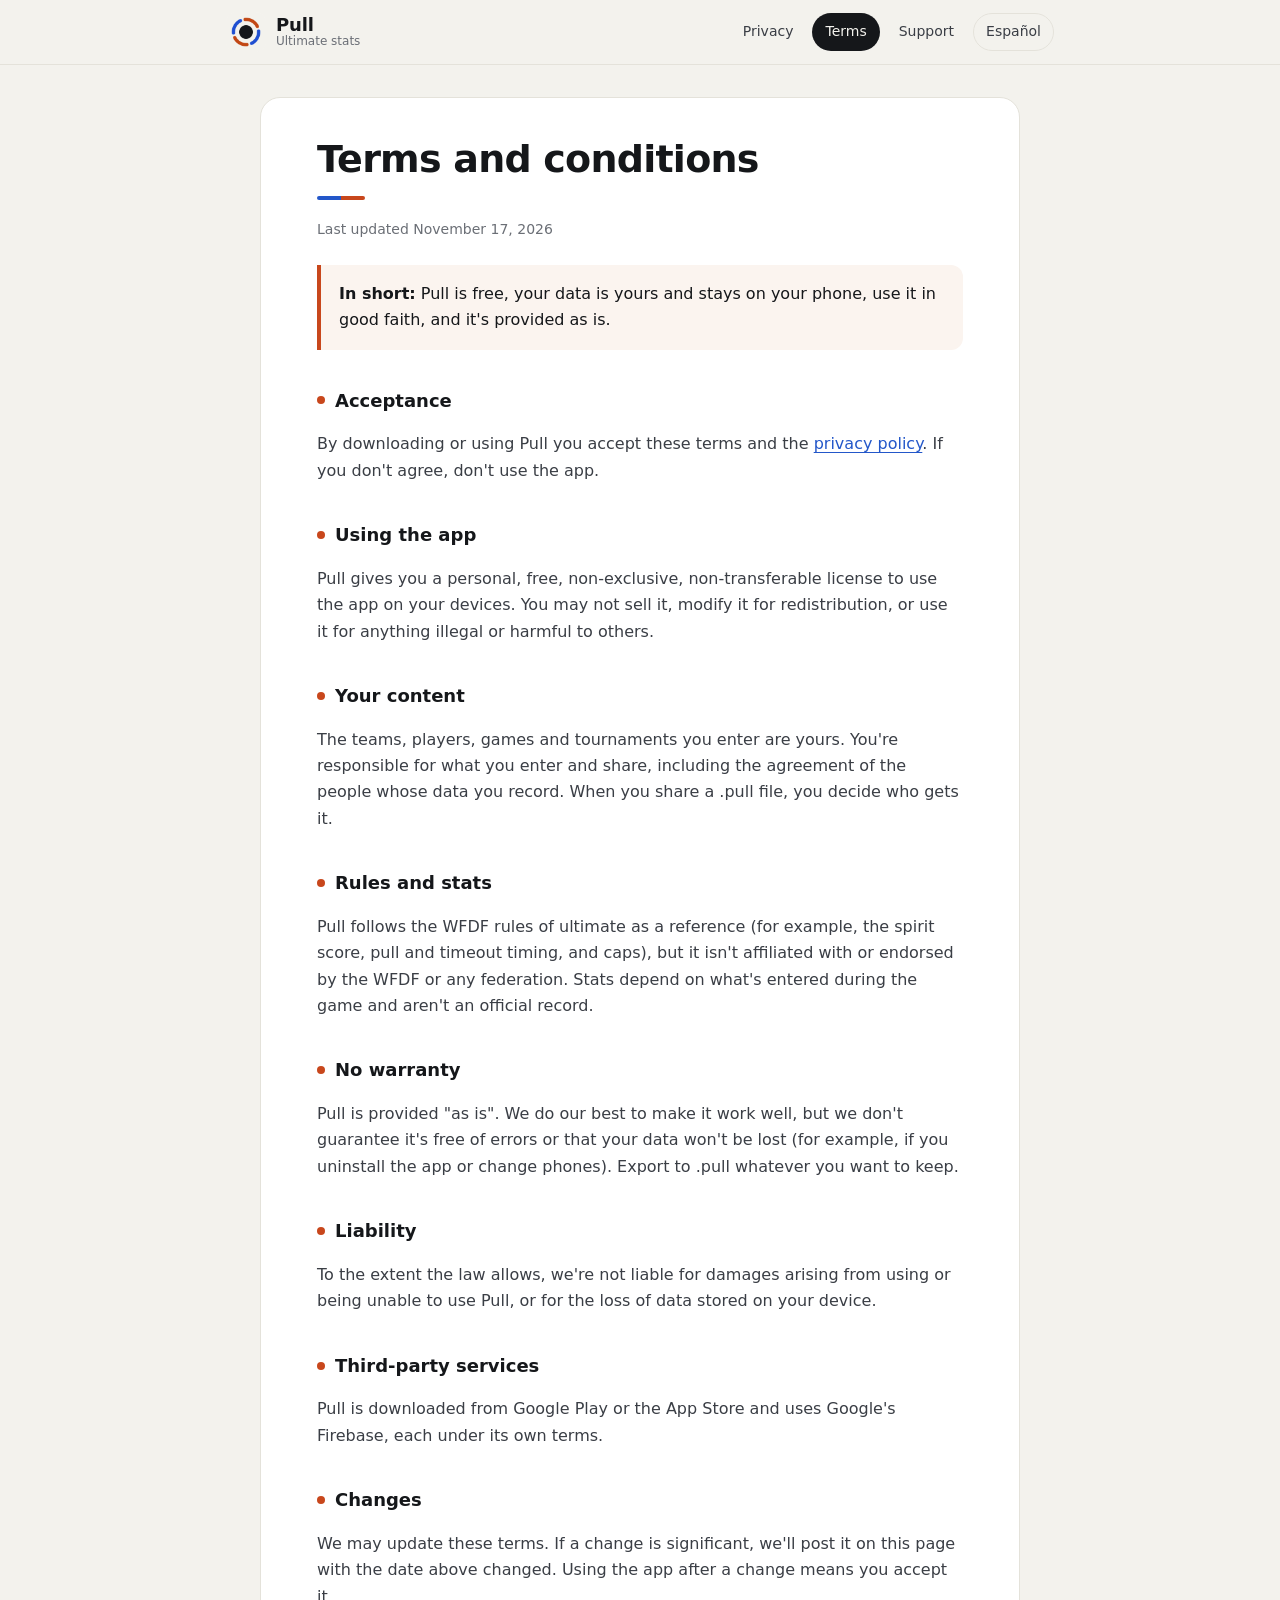
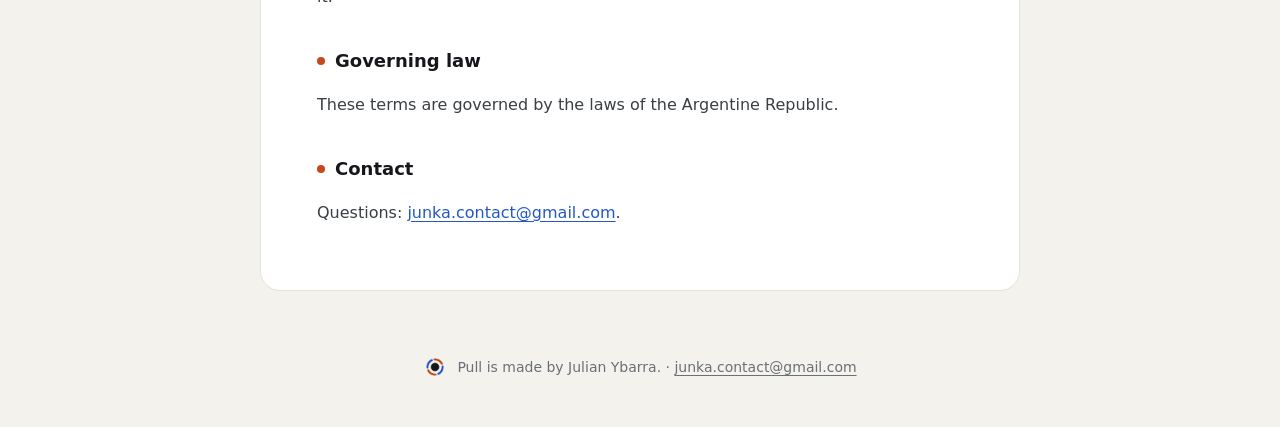
<file: pull/en/terms/index.html>
<!doctype html>
<html lang="en">
<head>
<meta charset="utf-8">
<meta name="viewport" content="width=device-width, initial-scale=1">
<title>Terms and conditions · Pull</title>
<meta name="description" content="Terms and conditions for using Pull.">
<link rel="icon" type="image/png" href="../../assets/favicon.png">
<link rel="stylesheet" href="../../assets/site.css">
</head>
<body>
<header class="top">
  <div class="bar">
    <a class="brand" href="../"><img src="../../assets/icon.png" alt="" width="40" height="40"><span><b>Pull</b><small>Ultimate stats</small></span></a>
    <nav><a href="../privacy/">Privacy</a><a href="../terms/" aria-current="page">Terms</a><a href="../support/">Support</a><a class="lang" href="../../terms/" hreflang="es">Español</a></nav>
  </div>
</header>
<main class="doc">
<h1>Terms and conditions</h1>
<p class="meta">Last updated November 17, 2026</p>
<div class="box"><p><strong>In short:</strong> Pull is free, your data is yours and stays on your phone, use it in good faith, and it's provided as is.</p></div>
<h2>Acceptance</h2>
<p>By downloading or using Pull you accept these terms and the <a href="../privacy/">privacy policy</a>. If you don't agree, don't use the app.</p>
<h2>Using the app</h2>
<p>Pull gives you a personal, free, non-exclusive, non-transferable license to use the app on your devices. You may not sell it, modify it for redistribution, or use it for anything illegal or harmful to others.</p>
<h2>Your content</h2>
<p>The teams, players, games and tournaments you enter are yours. You're responsible for what you enter and share, including the agreement of the people whose data you record. When you share a .pull file, you decide who gets it.</p>
<h2>Rules and stats</h2>
<p>Pull follows the WFDF rules of ultimate as a reference (for example, the spirit score, pull and timeout timing, and caps), but it isn't affiliated with or endorsed by the WFDF or any federation. Stats depend on what's entered during the game and aren't an official record.</p>
<h2>No warranty</h2>
<p>Pull is provided "as is". We do our best to make it work well, but we don't guarantee it's free of errors or that your data won't be lost (for example, if you uninstall the app or change phones). Export to .pull whatever you want to keep.</p>
<h2>Liability</h2>
<p>To the extent the law allows, we're not liable for damages arising from using or being unable to use Pull, or for the loss of data stored on your device.</p>
<h2>Third-party services</h2>
<p>Pull is downloaded from Google Play or the App Store and uses Google's Firebase, each under its own terms.</p>
<h2>Changes</h2>
<p>We may update these terms. If a change is significant, we'll post it on this page with the date above changed. Using the app after a change means you accept it.</p>
<h2>Governing law</h2>
<p>These terms are governed by the laws of the Argentine Republic.</p>
<h2>Contact</h2>
<p>Questions: <a href="mailto:junka.contact@gmail.com">junka.contact@gmail.com</a>.</p>
</main>
<footer>
  <img src="../../assets/icon.png" alt="" width="24" height="24">
  <p>Pull is made by Julian Ybarra. · <a href="mailto:junka.contact@gmail.com">junka.contact@gmail.com</a></p>
</footer>
</body>
</html>
</file>
<file: pull/assets/site.css>
:root {
  --ground: #F3F2ED; --sheet: #FFFFFF; --tint: #FBF4EF; --ink: #15171A; --ink-2: #3A3E45; --ink-3: #6B6F76;
  --rule: #E4E2DA; --blue: #2357C9; --orange: #C8471C; --link: #2357C9;
}
@media (prefers-color-scheme: dark) {
  :root {
    --ground: #0F1012; --sheet: #191B1E; --tint: #24201D; --ink: #F3F4F5; --ink-2: #C3C8CE; --ink-3: #8F959D;
    --rule: #2A2D31; --blue: #86A8F2; --orange: #F08A5D; --link: #86A8F2;
  }
}
* { box-sizing: border-box; }
html { background: var(--ground); }
body {
  margin: 0; color: var(--ink);
  font: 16px/1.65 ui-sans-serif, system-ui, -apple-system, "Segoe UI", Roboto, sans-serif;
}
a { color: var(--link); text-underline-offset: 3px; }

/* Top bar */
.top { position: sticky; top: 0; z-index: 1; background: color-mix(in srgb, var(--ground) 88%, transparent); backdrop-filter: blur(10px); border-bottom: 1px solid var(--rule); }
.bar { max-width: 860px; margin: 0 auto; padding: 12px 16px; display: flex; align-items: center; justify-content: space-between; gap: 12px; flex-wrap: wrap; }
.brand { display: flex; align-items: center; gap: 10px; color: var(--ink); text-decoration: none; }
.brand img { border-radius: 10px; }
.brand span { display: flex; flex-direction: column; line-height: 1.15; }
.brand b { font-size: 18px; letter-spacing: -0.01em; }
.brand small { font-size: 12px; color: var(--ink-3); }
nav { display: flex; gap: 6px; flex-wrap: wrap; }
nav a { color: var(--ink-2); text-decoration: none; font-size: 14px; padding: 6px 12px; border-radius: 999px; border: 1px solid transparent; }
nav a:hover { border-color: var(--rule); }
nav a[aria-current="page"] { background: var(--ink); color: var(--ground); }
nav a.lang { border-color: var(--rule); }

/* Content */
main { max-width: 760px; margin: 32px auto 0; padding: 0 16px; }
main.doc { background: var(--sheet); border: 1px solid var(--rule); border-radius: 20px; padding: 40px clamp(20px, 6vw, 56px) 48px; }
h1 { font-size: clamp(28px, 6vw, 38px); line-height: 1.15; letter-spacing: -0.02em; margin: 0; font-weight: 800; }
main.doc h1::after { content: ""; display: block; width: 48px; height: 4px; border-radius: 2px; margin-top: 14px; background: linear-gradient(90deg, var(--blue) 50%, var(--orange) 50%); }
h2 { font-size: 18px; margin: 36px 0 6px; display: flex; align-items: center; gap: 10px; }
h2::before { content: ""; width: 8px; height: 8px; border-radius: 50%; background: var(--orange); flex: none; }
p, li { color: var(--ink-2); }
strong, b { color: var(--ink); }
ul { padding-left: 22px; }
li::marker { color: var(--blue); }
.meta { color: var(--ink-3); font-size: 14px; margin-top: 18px; }
.lead { font-size: 19px; color: var(--ink); }
.box { background: var(--tint); border-left: 4px solid var(--orange); border-radius: 0 12px 12px 0; padding: 16px 18px; margin: 24px 0; }
.box p { margin: 0; color: var(--ink); }

/* Home */
.hero { text-align: center; padding: 24px 0 8px; }
.hero img { border-radius: 26px; box-shadow: 0 10px 30px rgba(0, 0, 0, .12); }
.hero h1 { margin-top: 20px; }
.hero .lead { max-width: 560px; margin: 12px auto 0; }
.features { list-style: none; padding: 0; margin: 32px 0 0; display: grid; gap: 10px; grid-template-columns: repeat(auto-fit, minmax(280px, 1fr)); }
.features li { background: var(--sheet); border: 1px solid var(--rule); border-radius: 14px; padding: 14px 16px; }
.note { text-align: center; margin-top: 24px; }
.cards { display: grid; gap: 10px; grid-template-columns: repeat(auto-fit, minmax(200px, 1fr)); margin-top: 24px; }
.cards a { display: block; text-decoration: none; background: var(--sheet); border: 1px solid var(--rule); border-radius: 14px; padding: 16px; }
.cards a:hover { border-color: var(--blue); }
.cards b { display: block; color: var(--link); }
.cards span { font-size: 14px; color: var(--ink-3); }

/* Footer */
footer { max-width: 760px; margin: 40px auto 0; padding: 24px 16px 48px; display: flex; align-items: center; justify-content: center; gap: 10px; flex-wrap: wrap; text-align: center; }
footer img { border-radius: 6px; }
footer p { margin: 0; font-size: 14px; color: var(--ink-3); }
footer a { color: var(--ink-3); }
</file>
